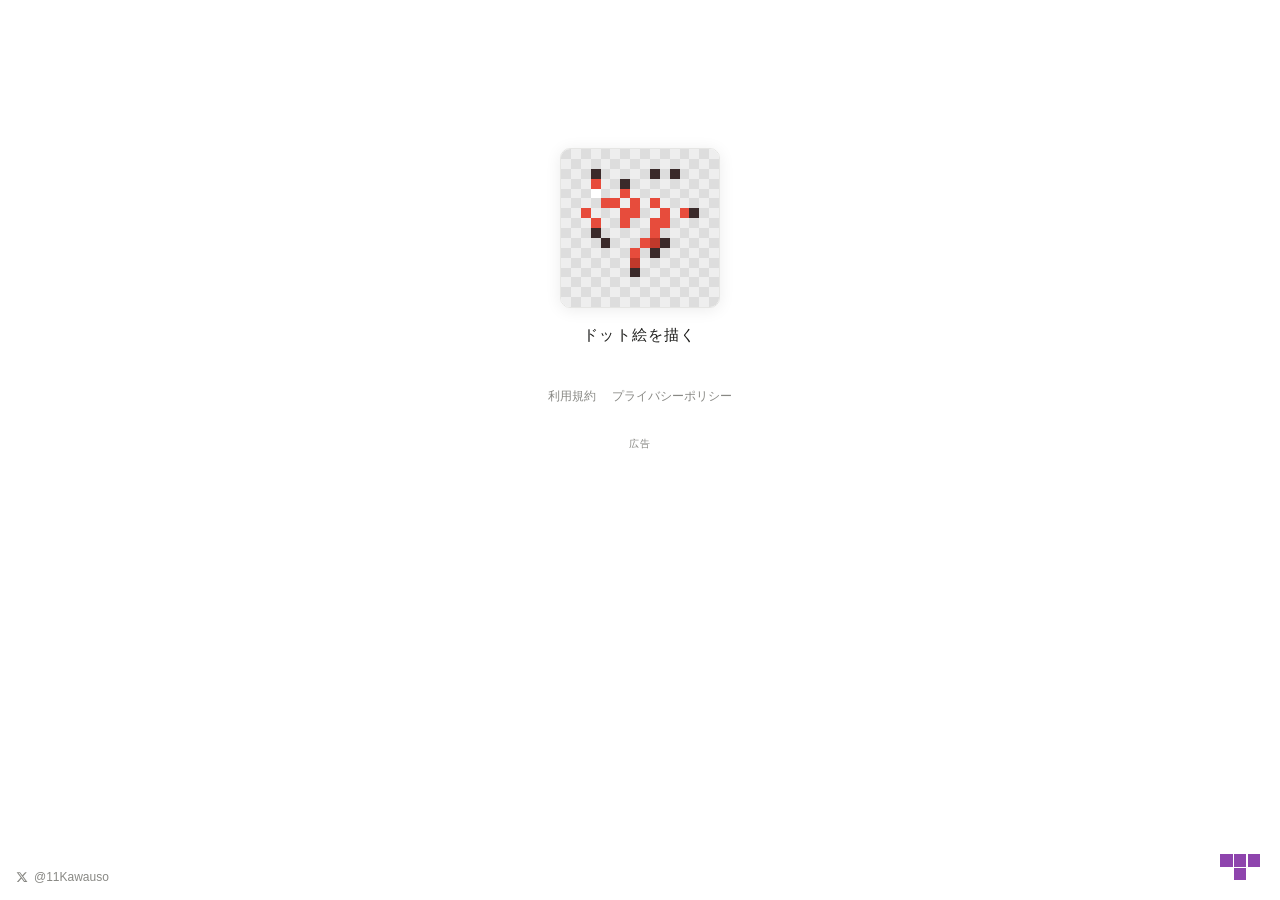
<file: index.html>
<!DOCTYPE html>
<html lang="ja">
<head>
<meta charset="UTF-8">
<meta name="viewport" content="width=device-width, initial-scale=1.0">
<title>スーパードットエディター・改</title>
<link rel="icon" href="images/pixel-art_icon.png" type="image/png">
<style>
  *, *::before, *::after { box-sizing: border-box; margin: 0; padding: 0; }

  :root {
    --bg: #ffffff;
    --text: #1a1a18;
    --text-muted: #888884;
    --border: #e5e5e3;
  }

  body {
    font-family: -apple-system, BlinkMacSystemFont, 'Segoe UI', sans-serif;
    background: var(--bg);
    color: var(--text);
    min-height: 100vh;
    min-height: 100dvh;
    display: flex;
    flex-direction: column;
    align-items: center;
    justify-content: center;
    padding: 24px 16px 72px;
  }

  a { color: inherit; }

  /* 真ん中：小さな画面と「ドット絵を描く」（まとめてエディタへのリンク） */
  .start {
    display: flex;
    flex-direction: column;
    align-items: center;
    gap: 18px;
    text-decoration: none;
  }
  .screen {
    display: block;
    width: 160px;
    height: 160px;
    image-rendering: pixelated;
    border: 1px solid var(--border);
    border-radius: 10px;
    box-shadow: 0 2px 16px rgba(0,0,0,0.08);
    transition: transform 0.15s, box-shadow 0.15s;
  }
  .start:hover .screen,
  .start:focus-visible .screen {
    transform: translateY(-3px);
    box-shadow: 0 6px 22px rgba(0,0,0,0.12);
  }
  .start-label {
    font-size: 15px;
    font-weight: 500;
    letter-spacing: 0.08em;
    padding-bottom: 2px;
    border-bottom: 1px solid transparent;
  }
  .start:hover .start-label { border-bottom-color: currentColor; }

  .legal-links {
    margin-top: 40px;
    display: flex;
    gap: 16px;
    font-size: 12px;
  }
  .legal-links a { color: var(--text-muted); text-decoration: none; }
  .legal-links a:hover { color: var(--text); text-decoration: underline; }

  /* 広告（忍者AdMax 300x250）。読み込み前後でレイアウトがずれないよう、枠の大きさを先に確保する */
  .ad {
    margin-top: 32px;
    display: flex;
    flex-direction: column;
    align-items: center;
    gap: 4px;
  }
  .ad-label { font-size: 10px; color: var(--text-muted); letter-spacing: 0.1em; }
  .ad-slot {
    width: 300px;
    height: 250px;
    overflow: hidden;
  }

  /* 画面の左下・右下の端 */
  .corner {
    position: fixed;
    bottom: 16px;
    display: flex;
    align-items: center;
    text-decoration: none;
  }
  .credit {
    left: 16px;
    gap: 6px;
    font-size: 12px;
    color: var(--text-muted);
  }
  .credit:hover { color: var(--text); }
  .credit svg { width: 12px; height: 12px; fill: currentColor; }

  /* PEPORIS（テトリス風のゲーム）のブロック。押すと直接PEPORISへ */
  .tetris-link { right: 16px; padding: 4px; }
  .tetris-link svg { display: block; width: 40px; height: auto; }
  .tetris-link:hover svg,
  .tetris-link:focus-visible svg { animation: wiggle 0.5s steps(2, end) infinite; }
  @keyframes wiggle {
    0%   { transform: rotate(0deg); }
    50%  { transform: rotate(-8deg); }
    100% { transform: rotate(8deg); }
  }

  @media (prefers-reduced-motion: reduce) {
    .screen { transition: none; }
    .tetris-link:hover svg, .tetris-link:focus-visible svg { animation: none; }
  }
</style>
</head>
<body>

<a class="start" href="editor.html">
  <canvas class="screen" id="screen" width="16" height="16" aria-hidden="true"></canvas>
  <span class="start-label">ドット絵を描く</span>
</a>

<nav class="legal-links">
  <a href="terms.html">利用規約</a>
  <a href="privacy.html">プライバシーポリシー</a>
</nav>

<aside class="ad" aria-label="広告">
  <div class="ad-label">広告</div>
  <div class="ad-slot">
    <!-- admax -->
    <script src="https://adm.shinobi.jp/s/a5629ae4dbe883a2c988743117958628"></script>
    <!-- admax -->
  </div>
</aside>

<a class="corner credit" href="https://x.com/11Kawauso" target="_blank" rel="noopener">
  <svg viewBox="0 0 24 24" aria-hidden="true"><path d="M18.244 2.25h3.308l-7.227 8.26 8.502 11.24H16.17l-5.214-6.817L4.99 21.75H1.68l7.73-8.835L1.254 2.25H8.08l4.713 6.231zm-1.161 17.52h1.833L7.084 4.126H5.117z"/></svg>
  @11Kawauso
</a>

<a class="corner tetris-link" href="editor.html?tetris" title="PEPORISで遊ぶ" aria-label="PEPORISで遊ぶ">
  <svg viewBox="0 0 32 21" aria-hidden="true" shape-rendering="crispEdges">
    <g fill="#8e44ad">
      <rect x="0" y="0" width="10" height="10"/><rect x="11" y="0" width="10" height="10"/>
      <rect x="22" y="0" width="10" height="10"/><rect x="11" y="11" width="10" height="10"/>
    </g>
  </svg>
</a>

<script>
// 小さな画面に、ドット絵が1マスずつ描かれていく様子を繰り返し表示する
(() => {
  const ART = [
    '..XXX...XXX..',
    '.XRRRX.XRRRX.',
    'XRWWRRXRRRRRX',
    'XRWRRRRRRRRRX',
    'XRRRRRRRRRRRX',
    '.XRRRRRRRRDX.',
    '..XRRRRRRDX..',
    '...XRRRRDX...',
    '....XRRDX....',
    '.....XDX.....',
    '......X......',
  ];
  const COLORS = { X: '#3a2a2a', R: '#e74c3c', D: '#c0392b', W: '#ffffff' };
  const SIZE = 16;
  const OX = 1, OY = 2; // 16×16の画面の中央に置く

  const ctx = document.getElementById('screen').getContext('2d');
  const pixels = [];
  ART.forEach((line, y) => [...line].forEach((ch, x) => {
    if (COLORS[ch]) pixels.push({ x: x + OX, y: y + OY, color: COLORS[ch] });
  }));

  // エディタと同じ市松模様の背景
  function clearScreen() {
    for (let y = 0; y < SIZE; y++) {
      for (let x = 0; x < SIZE; x++) {
        ctx.fillStyle = (x + y) % 2 ? '#eeeeee' : '#dddddd';
        ctx.fillRect(x, y, 1, 1);
      }
    }
  }
  function put(p) {
    ctx.fillStyle = p.color;
    ctx.fillRect(p.x, p.y, 1, 1);
  }

  clearScreen();
  if (matchMedia('(prefers-reduced-motion: reduce)').matches) {
    pixels.forEach(put);
    return;
  }

  const sleep = ms => new Promise(r => setTimeout(r, ms));
  (async function loop() {
    for (;;) {
      clearScreen();
      await sleep(500);
      const order = [...pixels];
      for (let i = order.length - 1; i > 0; i--) {
        const j = Math.floor(Math.random() * (i + 1));
        [order[i], order[j]] = [order[j], order[i]];
      }
      for (const p of order) { put(p); await sleep(18); }
      await sleep(2600);
    }
  })();
})();
</script>
</body>
</html>
</file>
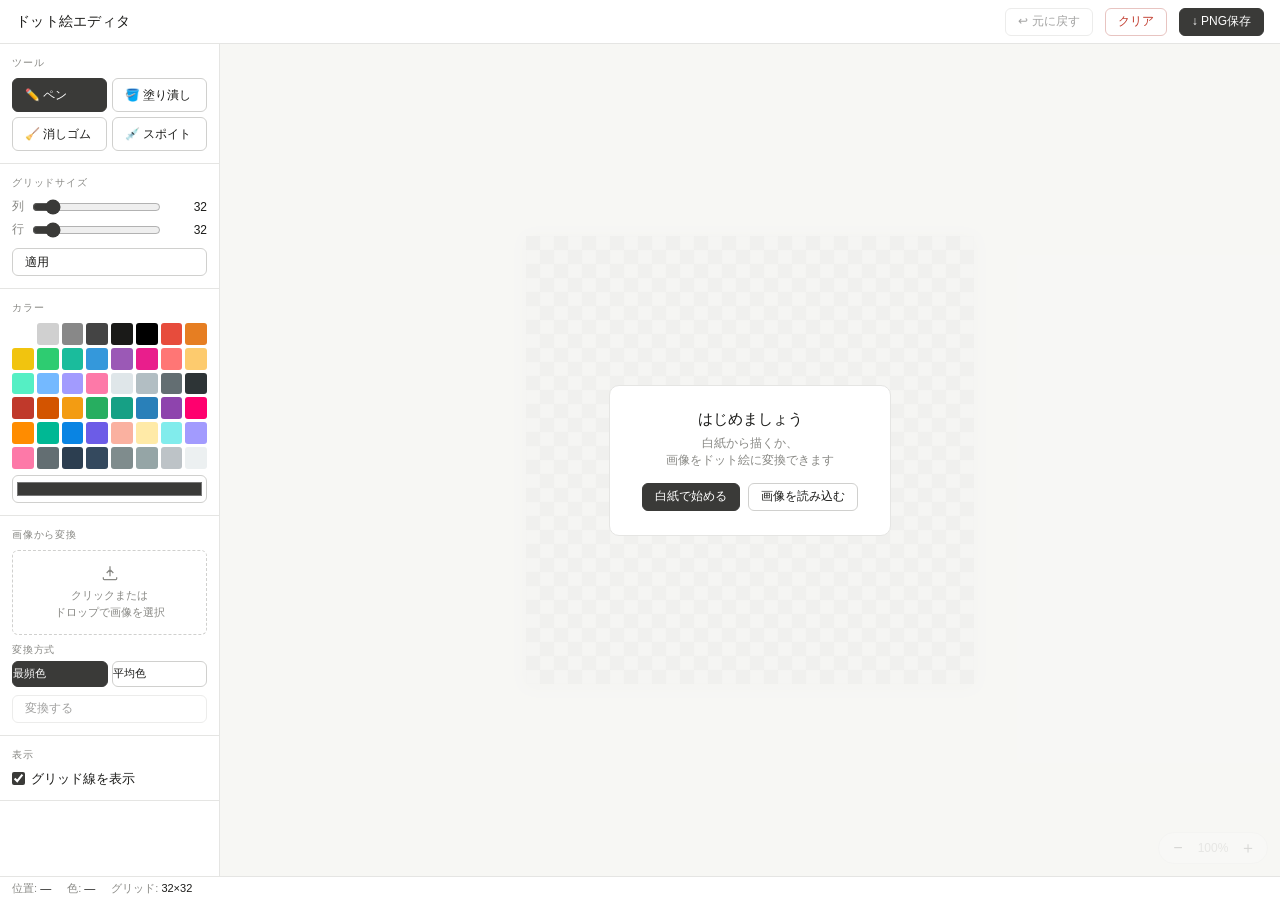
<file: pixel-art-editor.html>
<!DOCTYPE html>
<html lang="ja">
<head>
<meta charset="UTF-8">
<meta name="viewport" content="width=device-width, initial-scale=1.0">
<title>ドット絵エディタ</title>
<style>
  *, *::before, *::after { box-sizing: border-box; margin: 0; padding: 0; }

  :root {
    --bg: #f7f7f5;
    --surface: #ffffff;
    --border: #e5e5e3;
    --border-strong: #d0d0ce;
    --text: #1a1a18;
    --text-muted: #888884;
    --accent: #3a3a38;
    --accent-hover: #555552;
    --danger: #c0392b;
    --radius: 6px;
    --panel: 220px;
  }

  body {
    font-family: -apple-system, BlinkMacSystemFont, 'Segoe UI', sans-serif;
    font-size: 13px;
    background: var(--bg);
    color: var(--text);
    height: 100vh;
    display: flex;
    flex-direction: column;
    overflow: hidden;
  }

  /* ── ヘッダー ── */
  header {
    display: flex;
    align-items: center;
    gap: 12px;
    padding: 0 16px;
    height: 44px;
    background: var(--surface);
    border-bottom: 1px solid var(--border);
    flex-shrink: 0;
  }
  header h1 { font-size: 14px; font-weight: 500; letter-spacing: 0.02em; }
  .header-sep { flex: 1; }

  /* ── ボタン共通 ── */
  button {
    font-family: inherit;
    font-size: 12px;
    cursor: pointer;
    border: 1px solid var(--border-strong);
    border-radius: var(--radius);
    background: var(--surface);
    color: var(--text);
    padding: 5px 12px;
    height: 28px;
    display: inline-flex;
    align-items: center;
    gap: 5px;
    white-space: nowrap;
    transition: background 0.1s;
  }
  button:hover { background: var(--bg); }
  button:active { transform: scale(0.97); }
  button.primary {
    background: var(--accent);
    color: #fff;
    border-color: var(--accent);
  }
  button.primary:hover { background: var(--accent-hover); border-color: var(--accent-hover); }
  button.danger { color: var(--danger); border-color: #e8c4c1; }
  button.danger:hover { background: #fdf0ef; }
  button:disabled { opacity: 0.4; cursor: default; transform: none; }

  /* ── メインレイアウト ── */
  .app {
    display: flex;
    flex: 1;
    overflow: hidden;
  }

  /* ── 左パネル ── */
  .panel {
    width: var(--panel);
    flex-shrink: 0;
    background: var(--surface);
    border-right: 1px solid var(--border);
    display: flex;
    flex-direction: column;
    overflow-y: auto;
  }
  .panel-section {
    padding: 12px;
    border-bottom: 1px solid var(--border);
  }
  .panel-label {
    font-size: 10px;
    font-weight: 500;
    letter-spacing: 0.08em;
    text-transform: uppercase;
    color: var(--text-muted);
    margin-bottom: 8px;
  }

  /* ツール選択 */
  .tool-grid {
    display: grid;
    grid-template-columns: 1fr 1fr;
    gap: 5px;
  }
  .tool-btn {
    width: 100%;
    height: 34px;
    border-radius: var(--radius);
    font-size: 12px;
  }
  .tool-btn.active {
    background: var(--accent);
    color: #fff;
    border-color: var(--accent);
  }

  /* グリッドサイズ */
  .size-row {
    display: flex;
    align-items: center;
    gap: 8px;
    margin-bottom: 6px;
  }
  .size-row label { color: var(--text-muted); font-size: 12px; flex-shrink: 0; }
  .size-row input[type=range] { flex: 1; accent-color: var(--accent); }
  .size-val { font-size: 12px; font-weight: 500; min-width: 38px; text-align: right; }

  /* カラーパレット */
  .color-preview {
    width: 100%;
    height: 28px;
    border-radius: var(--radius);
    border: 1px solid var(--border-strong);
    cursor: pointer;
    margin-bottom: 8px;
  }
  .palette-grid {
    display: grid;
    grid-template-columns: repeat(8, 1fr);
    gap: 3px;
    margin-bottom: 6px;
  }
  .swatch {
    aspect-ratio: 1;
    border-radius: 3px;
    cursor: pointer;
    border: 1.5px solid transparent;
    transition: transform 0.1s;
  }
  .swatch:hover { transform: scale(1.15); }
  .swatch.selected { border-color: var(--text); }

  input[type=color] {
    width: 100%;
    height: 28px;
    border: 1px solid var(--border-strong);
    border-radius: var(--radius);
    padding: 2px;
    cursor: pointer;
    background: var(--surface);
  }

  /* 画像アップロード */
  #drop-zone {
    border: 1.5px dashed var(--border-strong);
    border-radius: var(--radius);
    padding: 12px 8px;
    text-align: center;
    cursor: pointer;
    color: var(--text-muted);
    font-size: 11px;
    line-height: 1.6;
    transition: background 0.15s;
  }
  #drop-zone:hover { background: var(--bg); }
  #drop-zone svg { display: block; margin: 0 auto 4px; }

  /* 変換設定 */
  .method-row {
    display: flex;
    gap: 4px;
    margin-bottom: 8px;
  }
  .method-btn {
    flex: 1;
    height: 26px;
    font-size: 11px;
    padding: 0;
  }
  .method-btn.active {
    background: var(--accent);
    color: #fff;
    border-color: var(--accent);
  }

  /* ── キャンバスエリア ── */
  .canvas-area {
    flex: 1;
    display: flex;
    align-items: center;
    justify-content: center;
    overflow: auto;
    background: var(--bg);
    position: relative;
  }

  #canvas-wrap {
    position: relative;
    display: inline-block;
    box-shadow: 0 2px 16px rgba(0,0,0,0.10);
  }

  #canvas-bg, #canvas-main, #canvas-overlay {
    position: absolute;
    top: 0; left: 0;
    display: block;
  }
  #canvas-bg { z-index: 0; pointer-events: none; }
  #canvas-main { z-index: 1; pointer-events: none; }
  #canvas-overlay { z-index: 2; cursor: crosshair; }
  #canvas-wrap canvas:last-child { position: relative; } /* overlayだけrelativeにしてwrapサイズを決める */

  /* 市松模様（透過背景） */
  #canvas-bg { background:
    repeating-conic-gradient(#ccc 0% 25%, #eee 0% 50%)
    0 0 / 10px 10px;
  }

  /* ズームコントロール */
  .zoom-controls {
    position: absolute;
    bottom: 12px;
    right: 12px;
    display: flex;
    gap: 4px;
    align-items: center;
    background: var(--surface);
    border: 1px solid var(--border);
    border-radius: 20px;
    padding: 4px 8px;
    font-size: 12px;
  }
  .zoom-controls button {
    border: none;
    background: none;
    width: 22px;
    height: 22px;
    padding: 0;
    font-size: 16px;
    border-radius: 50%;
    display: flex;
    align-items: center;
    justify-content: center;
  }
  #zoom-label { min-width: 40px; text-align: center; color: var(--text-muted); }

  /* ステータスバー */
  .statusbar {
    height: 24px;
    background: var(--surface);
    border-top: 1px solid var(--border);
    display: flex;
    align-items: center;
    padding: 0 12px;
    gap: 16px;
    font-size: 11px;
    color: var(--text-muted);
    flex-shrink: 0;
  }
  .statusbar span b { color: var(--text); font-weight: 500; }

  /* モーダル（ドロップ案内） */
  #start-overlay {
    position: absolute;
    inset: 0;
    background: rgba(247,247,245,0.85);
    display: flex;
    align-items: center;
    justify-content: center;
    z-index: 10;
    pointer-events: none;
  }
  .start-card {
    background: var(--surface);
    border: 1px solid var(--border);
    border-radius: 10px;
    padding: 24px 32px;
    text-align: center;
    pointer-events: all;
  }
  .start-card p { color: var(--text-muted); font-size: 12px; margin-top: 6px; }
  .start-actions { display: flex; gap: 8px; margin-top: 14px; justify-content: center; }
</style>
</head>
<body>

<!-- ヘッダー -->
<header>
  <h1>ドット絵エディタ</h1>
  <div class="header-sep"></div>
  <button id="btn-undo" disabled title="Ctrl+Z">↩ 元に戻す</button>
  <button id="btn-clear" class="danger">クリア</button>
  <button id="btn-download" class="primary">↓ PNG保存</button>
</header>

<!-- メイン -->
<div class="app">

  <!-- 左パネル -->
  <div class="panel">

    <!-- ツール -->
    <div class="panel-section">
      <div class="panel-label">ツール</div>
      <div class="tool-grid">
        <button class="tool-btn active" data-tool="pen">✏️ ペン</button>
        <button class="tool-btn" data-tool="fill">🪣 塗り潰し</button>
        <button class="tool-btn" data-tool="erase">🧹 消しゴム</button>
        <button class="tool-btn" data-tool="pick">💉 スポイト</button>
      </div>
    </div>

    <!-- グリッドサイズ -->
    <div class="panel-section">
      <div class="panel-label">グリッドサイズ</div>
      <div class="size-row">
        <label>列</label>
        <input type="range" id="cols-slider" min="4" max="256" value="32" step="1">
        <span class="size-val" id="cols-val">32</span>
      </div>
      <div class="size-row">
        <label>行</label>
        <input type="range" id="rows-slider" min="4" max="256" value="32" step="1">
        <span class="size-val" id="rows-val">32</span>
      </div>
      <button id="btn-resize" style="width:100%; margin-top:4px;">適用</button>
    </div>

    <!-- カラー -->
    <div class="panel-section">
      <div class="panel-label">カラー</div>
      <div class="palette-grid" id="palette"></div>
      <input type="color" id="color-picker" value="#3a3a38">
    </div>

    <!-- 画像から変換 -->
    <div class="panel-section">
      <div class="panel-label">画像から変換</div>
      <div id="drop-zone">
        <svg width="20" height="20" fill="none" stroke="currentColor" stroke-width="1.5" viewBox="0 0 24 24">
          <path d="M4 17v2a1 1 0 001 1h14a1 1 0 001-1v-2M12 4v12m-4-4l4-4 4 4"/>
        </svg>
        クリックまたは<br>ドロップで画像を選択
        <input type="file" id="file-input" accept="image/*" style="display:none">
      </div>
      <div style="margin-top:8px;">
        <div class="panel-label" style="margin-bottom:4px;">変換方式</div>
        <div class="method-row">
          <button class="method-btn active" data-method="mode">最頻色</button>
          <button class="method-btn" data-method="avg">平均色</button>
        </div>
        <button id="btn-convert" style="width:100%;" disabled>変換する</button>
      </div>
    </div>

    <!-- グリッド表示 -->
    <div class="panel-section">
      <div class="panel-label">表示</div>
      <label style="display:flex; align-items:center; gap:6px; cursor:pointer;">
        <input type="checkbox" id="show-grid" checked style="accent-color:var(--accent)">
        グリッド線を表示
      </label>
    </div>

  </div>

  <!-- キャンバスエリア -->
  <div class="canvas-area" id="canvas-area">
    <div id="canvas-wrap">
      <canvas id="canvas-bg"></canvas>
      <canvas id="canvas-main"></canvas>
      <canvas id="canvas-overlay"></canvas>
    </div>

    <!-- スタートオーバーレイ -->
    <div id="start-overlay">
      <div class="start-card">
        <div style="font-size:15px; font-weight:500;">はじめましょう</div>
        <p>白紙から描くか、<br>画像をドット絵に変換できます</p>
        <div class="start-actions">
          <button id="btn-new" class="primary">白紙で始める</button>
          <button id="btn-load-img" onclick="document.getElementById('file-input').click()">画像を読み込む</button>
        </div>
      </div>
    </div>

    <!-- ズーム -->
    <div class="zoom-controls">
      <button id="btn-zoom-out">−</button>
      <span id="zoom-label">100%</span>
      <button id="btn-zoom-in">＋</button>
    </div>
  </div>
</div>

<!-- ステータスバー -->
<div class="statusbar">
  <span>位置: <b id="stat-pos">—</b></span>
  <span>色: <b id="stat-color">—</b></span>
  <span>グリッド: <b id="stat-grid">32×32</b></span>
</div>

<script>
// ── 状態 ──────────────────────────────────────────────
const PALETTE_COLORS = [
  '#ffffff','#d0d0d0','#888888','#444444','#1a1a18','#000000',
  '#e74c3c','#e67e22','#f1c40f','#2ecc71','#1abc9c','#3498db',
  '#9b59b6','#e91e8c','#ff7675','#fdcb6e','#55efc4','#74b9ff',
  '#a29bfe','#fd79a8','#dfe6e9','#b2bec3','#636e72','#2d3436',
  '#c0392b','#d35400','#f39c12','#27ae60','#16a085','#2980b9',
  '#8e44ad','#ff006e','#ff8c00','#00b894','#0984e3','#6c5ce7',
  '#fab1a0','#ffeaa7','#81ecec','#a29bfe','#fd79a8','#636e72',
  '#2c3e50','#34495e','#7f8c8d','#95a5a6','#bdc3c7','#ecf0f1',
];

let cols = 32, rows = 32;
let cells = [];          // cells[row][col] = '#rrggbb' or null
let history = [];
let zoom = 1;
let currentTool = 'pen';
let currentColor = '#3a3a38';
let convertMethod = 'mode';
let showGrid = true;
let uploadedImage = null;
let isPainting = false;
let lastCell = null;
let started = false;

// ── DOM ───────────────────────────────────────────────
const cBg  = document.getElementById('canvas-bg');
const cMain= document.getElementById('canvas-main');
const cOv  = document.getElementById('canvas-overlay');
const wrap = document.getElementById('canvas-wrap');
const overlay = document.getElementById('start-overlay');
const statPos   = document.getElementById('stat-pos');
const statColor = document.getElementById('stat-color');
const statGrid  = document.getElementById('stat-grid');
const zoomLabel = document.getElementById('zoom-label');
const colorPicker = document.getElementById('color-picker');

// 1マスのピクセル数をグリッドサイズに応じて自動調整
function cellPx() {
  const n = Math.max(cols, rows);
  if (n <= 32)  return 14;
  if (n <= 64)  return 8;
  if (n <= 128) return 4;
  return 2;
}

// ── 初期化 ────────────────────────────────────────────
function initCells(c, r, keepOld) {
  const old = cells;
  cells = Array.from({length: r}, (_, ri) =>
    Array.from({length: c}, (_, ci) =>
      keepOld && old[ri] && old[ri][ci] !== undefined ? old[ri][ci] : null
    )
  );
  cols = c; rows = r;
  document.getElementById('stat-grid').textContent = `${cols}×${rows}`;
}

function canvasSize() {
  const px = cellPx();
  return { w: cols * px, h: rows * px };
}

function resizeCanvases() {
  const {w, h} = canvasSize();
  [cBg, cMain, cOv].forEach(c => { c.width = w; c.height = h; });
  wrap.style.width  = (w * zoom) + 'px';
  wrap.style.height = (h * zoom) + 'px';
  [cBg, cMain, cOv].forEach(c => {
    c.style.width  = (w * zoom) + 'px';
    c.style.height = (h * zoom) + 'px';
  });
  drawAll();
}

function drawAll() {
  drawGrid();
  drawCells();
}

function drawCells() {
  const px = cellPx();
  const ctx = cMain.getContext('2d');
  ctx.clearRect(0, 0, cMain.width, cMain.height);
  for (let r = 0; r < rows; r++) {
    for (let c = 0; c < cols; c++) {
      if (cells[r][c]) {
        ctx.fillStyle = cells[r][c];
        ctx.fillRect(c * px, r * px, px, px);
      }
    }
  }
}

function drawGrid() {
  const px = cellPx();
  const ctx = cBg.getContext('2d');
  ctx.clearRect(0, 0, cBg.width, cBg.height);
  // 市松模様（透過）
  for (let r = 0; r < rows; r++) {
    for (let c = 0; c < cols; c++) {
      ctx.fillStyle = (r + c) % 2 === 0 ? '#cccccc' : '#eeeeee';
      ctx.fillRect(c * px, r * px, px, px);
    }
  }
  if (!showGrid) return;
  ctx.strokeStyle = 'rgba(0,0,0,0.10)';
  ctx.lineWidth = 0.5;
  for (let c = 0; c <= cols; c++) {
    ctx.beginPath();
    ctx.moveTo(c * px, 0);
    ctx.lineTo(c * px, rows * px);
    ctx.stroke();
  }
  for (let r = 0; r <= rows; r++) {
    ctx.beginPath();
    ctx.moveTo(0, r * px);
    ctx.lineTo(cols * px, r * px);
    ctx.stroke();
  }
}

function drawOverlayCell(col, row) {
  const px = cellPx();
  const ctx = cOv.getContext('2d');
  ctx.clearRect(0, 0, cOv.width, cOv.height);
  if (col < 0 || col >= cols || row < 0 || row >= rows) return;
  ctx.fillStyle = 'rgba(255,255,255,0.35)';
  ctx.fillRect(col * px, row * px, px, px);
  ctx.strokeStyle = 'rgba(0,0,0,0.5)';
  ctx.lineWidth = 1;
  ctx.strokeRect(col * px + 0.5, row * px + 0.5, px - 1, px - 1);
}

// ── イベント：キャンバス ───────────────────────────────
function getCell(e) {
  const px = cellPx();
  const rect = cOv.getBoundingClientRect();
  const x = (e.clientX - rect.left) / zoom;
  const y = (e.clientY - rect.top)  / zoom;
  return { col: Math.floor(x / px), row: Math.floor(y / px) };
}

function applyTool(col, row) {
  if (col < 0 || col >= cols || row < 0 || row >= rows) return;
  if (currentTool === 'pen') {
    cells[row][col] = currentColor;
    drawCells();
  } else if (currentTool === 'erase') {
    cells[row][col] = null;
    drawCells();
  } else if (currentTool === 'pick') {
    const c = cells[row][col];
    if (c) { setColor(c); }
  } else if (currentTool === 'fill') {
    floodFill(col, row, currentColor);
    drawCells();
  }
}

function floodFill(startCol, startRow, newColor) {
  const target = cells[startRow][startCol];
  if (target === newColor) return;
  const stack = [[startCol, startRow]];
  while (stack.length) {
    const [c, r] = stack.pop();
    if (c < 0 || c >= cols || r < 0 || r >= rows) continue;
    if (cells[r][c] !== target) continue;
    cells[r][c] = newColor;
    stack.push([c+1,r],[c-1,r],[c,r+1],[c,r-1]);
  }
}

cOv.addEventListener('mousedown', e => {
  if (!started) return;
  pushHistory();
  isPainting = true;
  const {col, row} = getCell(e);
  lastCell = {col, row};
  applyTool(col, row);
});
cOv.addEventListener('mousemove', e => {
  if (!started) return;
  const {col, row} = getCell(e);
  drawOverlayCell(col, row);
  statPos.textContent = `${col+1}, ${row+1}`;
  const c = cells[row] && cells[row][col];
  statColor.textContent = c || '—';
  if (!isPainting) return;
  if (lastCell && lastCell.col === col && lastCell.row === row) return;
  lastCell = {col, row};
  applyTool(col, row);
});
cOv.addEventListener('mouseup',   () => { isPainting = false; lastCell = null; });
cOv.addEventListener('mouseleave',() => {
  isPainting = false;
  cOv.getContext('2d').clearRect(0,0,cOv.width,cOv.height);
  statPos.textContent = '—';
});

// タッチ対応
cOv.addEventListener('touchstart', e => {
  e.preventDefault();
  if (!started) return;
  pushHistory();
  isPainting = true;
  const t = e.touches[0];
  const {col, row} = getCell(t);
  applyTool(col, row);
}, {passive: false});
cOv.addEventListener('touchmove', e => {
  e.preventDefault();
  if (!isPainting || !started) return;
  const t = e.touches[0];
  const {col, row} = getCell(t);
  applyTool(col, row);
}, {passive: false});
cOv.addEventListener('touchend', () => { isPainting = false; });

// ── ヒストリー ────────────────────────────────────────
function pushHistory() {
  history.push(cells.map(r => [...r]));
  if (history.length > 50) history.shift();
  document.getElementById('btn-undo').disabled = false;
}
function undo() {
  if (!history.length) return;
  cells = history.pop();
  drawCells();
  if (!history.length) document.getElementById('btn-undo').disabled = true;
}
document.addEventListener('keydown', e => {
  if ((e.ctrlKey || e.metaKey) && e.key === 'z') { e.preventDefault(); undo(); }
});
document.getElementById('btn-undo').addEventListener('click', undo);

// ── カラーパレット ────────────────────────────────────
function buildPalette() {
  const grid = document.getElementById('palette');
  grid.innerHTML = '';
  PALETTE_COLORS.forEach(hex => {
    const s = document.createElement('div');
    s.className = 'swatch';
    s.style.background = hex;
    s.title = hex;
    s.addEventListener('click', () => setColor(hex));
    grid.appendChild(s);
  });
}
function setColor(hex) {
  currentColor = hex;
  colorPicker.value = hex;
  document.querySelectorAll('.swatch').forEach(s => {
    s.classList.toggle('selected', s.style.background === hexToRgb(hex) || s.style.background === hex);
  });
  if (currentTool === 'pick' || currentTool === 'erase') {
    setTool('pen');
  }
}
function hexToRgb(hex) {
  const r = parseInt(hex.slice(1,3),16);
  const g = parseInt(hex.slice(3,5),16);
  const b = parseInt(hex.slice(5,7),16);
  return `rgb(${r}, ${g}, ${b})`;
}
colorPicker.addEventListener('input', e => setColor(e.target.value));

// ── ツール選択 ────────────────────────────────────────
function setTool(t) {
  currentTool = t;
  document.querySelectorAll('.tool-btn').forEach(b => {
    b.classList.toggle('active', b.dataset.tool === t);
  });
}
document.querySelectorAll('.tool-btn').forEach(b => {
  b.addEventListener('click', () => setTool(b.dataset.tool));
});

// ── グリッドサイズ ────────────────────────────────────
const colsSlider = document.getElementById('cols-slider');
const rowsSlider = document.getElementById('rows-slider');
colsSlider.addEventListener('input', () => document.getElementById('cols-val').textContent = colsSlider.value);
rowsSlider.addEventListener('input', () => document.getElementById('rows-val').textContent = rowsSlider.value);
document.getElementById('btn-resize').addEventListener('click', () => {
  pushHistory();
  initCells(parseInt(colsSlider.value), parseInt(rowsSlider.value), true);
  resizeCanvases();
});

// ── グリッド表示切替 ──────────────────────────────────
document.getElementById('show-grid').addEventListener('change', e => {
  showGrid = e.target.checked;
  drawGrid();
});

// ── ズーム ────────────────────────────────────────────
function setZoom(z) {
  zoom = Math.max(0.5, Math.min(8, z));
  const {w, h} = canvasSize();
  wrap.style.width  = (w * zoom) + 'px';
  wrap.style.height = (h * zoom) + 'px';
  [cBg, cMain, cOv].forEach(c => {
    c.style.width  = (w * zoom) + 'px';
    c.style.height = (h * zoom) + 'px';
  });
  zoomLabel.textContent = Math.round(zoom * 100) + '%';
}
document.getElementById('btn-zoom-in').addEventListener('click',  () => setZoom(zoom * 1.5));
document.getElementById('btn-zoom-out').addEventListener('click', () => setZoom(zoom / 1.5));

// マウスホイールズーム
document.getElementById('canvas-area').addEventListener('wheel', e => {
  if (!e.ctrlKey && !e.metaKey) return;
  e.preventDefault();
  setZoom(e.deltaY < 0 ? zoom * 1.2 : zoom / 1.2);
}, {passive: false});

// ── クリア ────────────────────────────────────────────
document.getElementById('btn-clear').addEventListener('click', () => {
  if (!started) return;
  pushHistory();
  cells = cells.map(r => r.map(() => null));
  drawCells();
});

// ── ダウンロード ──────────────────────────────────────
document.getElementById('btn-download').addEventListener('click', () => {
  const out = document.createElement('canvas');
  const px = Math.max(1, Math.round(512 / Math.max(cols, rows)));
  out.width  = cols * px;
  out.height = rows * px;
  const ctx = out.getContext('2d');
  ctx.fillStyle = '#ffffff';
  ctx.fillRect(0, 0, out.width, out.height);
  for (let r = 0; r < rows; r++) {
    for (let c = 0; c < cols; c++) {
      if (cells[r][c]) {
        ctx.fillStyle = cells[r][c];
        ctx.fillRect(c * px, r * px, px, px);
      }
    }
  }
  const a = document.createElement('a');
  a.download = 'pixel-art.png';
  a.href = out.toDataURL('image/png');
  a.click();
});

// ── 画像変換 ──────────────────────────────────────────
const dropZone = document.getElementById('drop-zone');
const fileInput = document.getElementById('file-input');

dropZone.addEventListener('click', () => fileInput.click());
dropZone.addEventListener('dragover', e => { e.preventDefault(); dropZone.style.background = '#f0f0ee'; });
dropZone.addEventListener('dragleave', () => { dropZone.style.background = ''; });
dropZone.addEventListener('drop', e => {
  e.preventDefault();
  dropZone.style.background = '';
  loadImageFile(e.dataTransfer.files[0]);
});
fileInput.addEventListener('change', e => loadImageFile(e.target.files[0]));

function loadImageFile(file) {
  if (!file || !file.type.startsWith('image/')) return;
  const reader = new FileReader();
  reader.onload = e => {
    const img = new Image();
    img.onload = () => {
      uploadedImage = img;
      document.getElementById('btn-convert').disabled = false;
      dropZone.innerHTML = `<svg width="16" height="16" fill="none" stroke="currentColor" stroke-width="1.5" viewBox="0 0 24 24" style="display:block;margin:0 auto 4px"><path d="M4 17v2a1 1 0 001 1h14a1 1 0 001-1v-2M12 4v12m-4-4l4-4 4 4"/></svg>${file.name}`;
      if (!started) startEditor();
    };
    img.src = e.target.result;
  };
  reader.readAsDataURL(file);
}

document.querySelectorAll('.method-btn').forEach(b => {
  b.addEventListener('click', () => {
    convertMethod = b.dataset.method;
    document.querySelectorAll('.method-btn').forEach(x => x.classList.remove('active'));
    b.classList.add('active');
  });
});

document.getElementById('btn-convert').addEventListener('click', () => {
  if (!uploadedImage) return;
  pushHistory();
  convertImage(uploadedImage);
});

function convertImage(img) {
  if (!started) startEditor();
  const off = document.createElement('canvas');
  off.width = cols; off.height = rows;
  const ctx = off.getContext('2d');
  ctx.drawImage(img, 0, 0, cols, rows);
  const data = ctx.getImageData(0, 0, cols, rows).data;
  for (let r = 0; r < rows; r++) {
    for (let c = 0; c < cols; c++) {
      const i = (r * cols + c) * 4;
      cells[r][c] = `#${[data[i],data[i+1],data[i+2]].map(v=>v.toString(16).padStart(2,'0')).join('')}`;
    }
  }
  if (convertMethod === 'avg') {
    // 平均色はすでに縮小時に自動でブレンドされている
    // ここでは追加で量子化不要
  } else {
    // 最頻色：より高解像度から集計
    const hi = document.createElement('canvas');
    const sx = Math.min(1024, img.width);
    const sy = Math.round(img.height * (sx / img.width));
    hi.width = sx; hi.height = sy;
    const hctx = hi.getContext('2d');
    hctx.drawImage(img, 0, 0, sx, sy);
    const hdata = hctx.getImageData(0, 0, sx, sy).data;
    const cw = sx / cols, ch = sy / rows;
    for (let r = 0; r < rows; r++) {
      for (let c = 0; c < cols; c++) {
        const x = Math.round(c * cw), y = Math.round(r * ch);
        const w = Math.round(cw), h = Math.round(ch);
        const map = {};
        let best = 0, bestColor = null;
        for (let py = y; py < y+h && py < sy; py++) {
          for (let px = x; px < x+w && px < sx; px++) {
            const i = (py * sx + px) * 4;
            const key = ((hdata[i]>>4)<<8)|((hdata[i+1]>>4)<<4)|(hdata[i+2]>>4);
            map[key] = (map[key]||0) + 1;
            if (map[key] > best) { best = map[key]; bestColor = [hdata[i],hdata[i+1],hdata[i+2]]; }
          }
        }
        if (bestColor) cells[r][c] = `#${bestColor.map(v=>v.toString(16).padStart(2,'0')).join('')}`;
      }
    }
  }
  drawCells();
}

// ── スタート ──────────────────────────────────────────
function startEditor() {
  started = true;
  overlay.style.display = 'none';
  initCells(cols, rows, false);
  resizeCanvases();
}

document.getElementById('btn-new').addEventListener('click', () => {
  startEditor();
});
document.getElementById('btn-load-img').addEventListener('click', () => {
  fileInput.click();
});

// ── 起動 ─────────────────────────────────────────────
buildPalette();
setColor('#3a3a38');
initCells(cols, rows, false);
resizeCanvases();
</script>
</body>
</html>
</file>
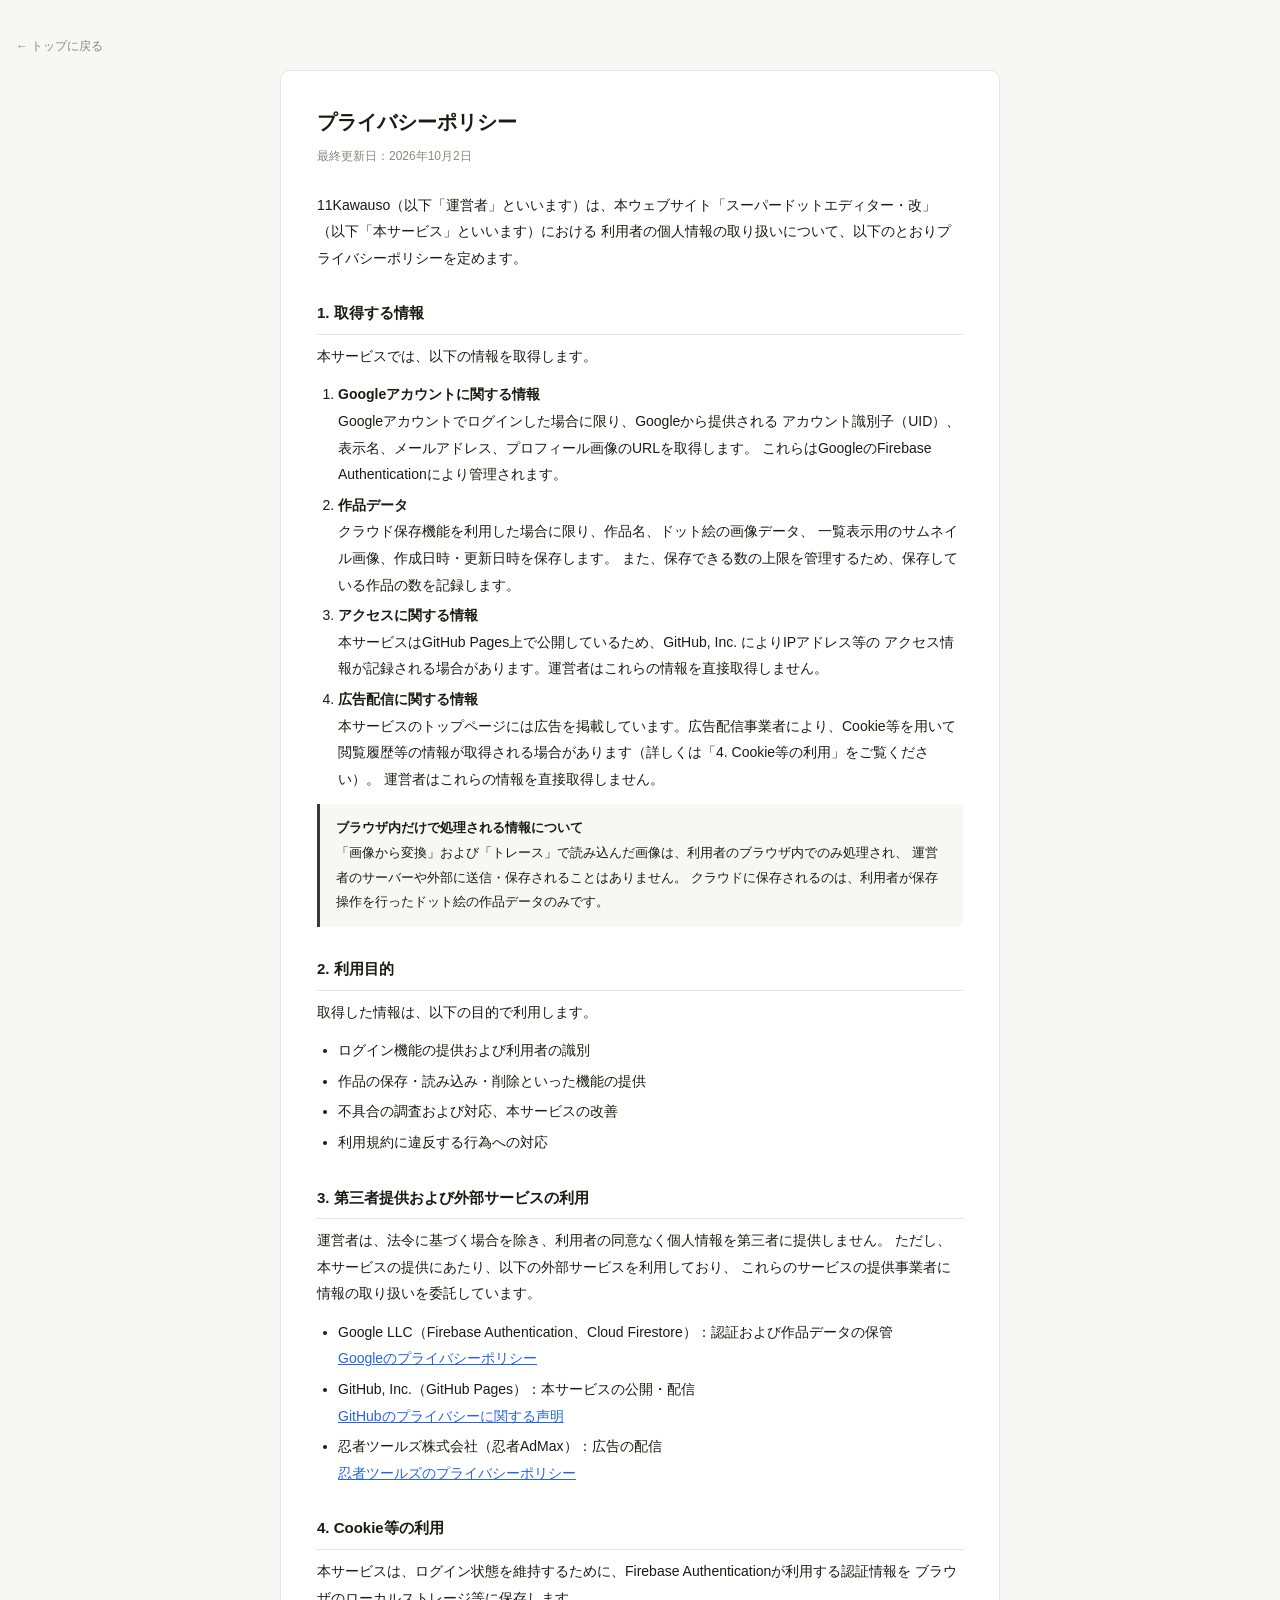
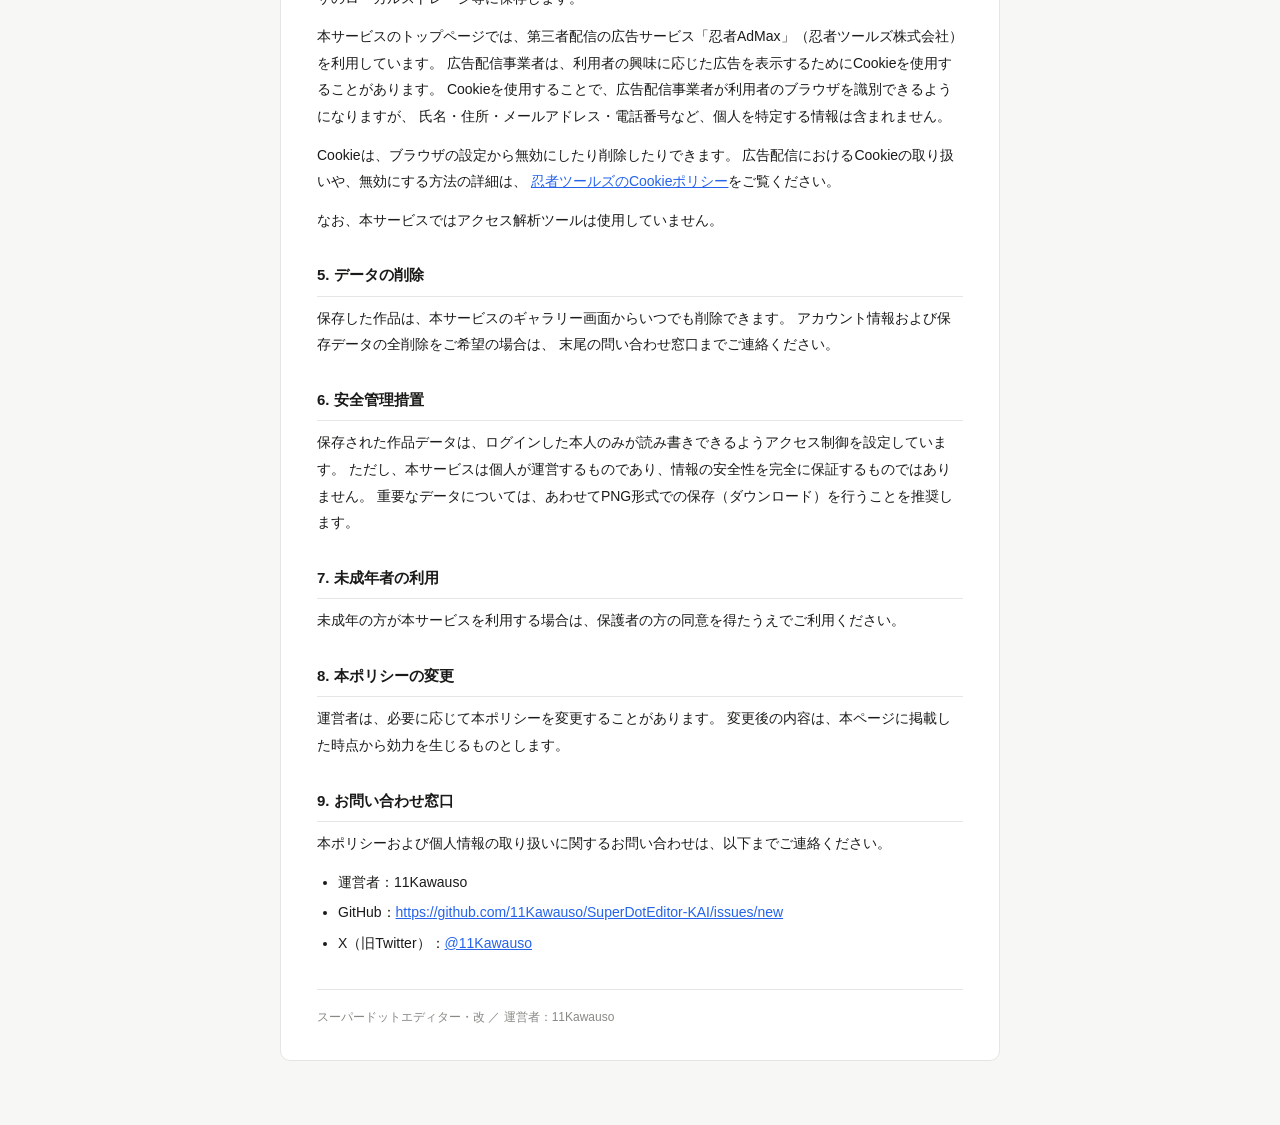
<file: privacy.html>
<!DOCTYPE html>
<html lang="ja">
<head>
<meta charset="UTF-8">
<meta name="viewport" content="width=device-width, initial-scale=1.0">
<title>プライバシーポリシー｜スーパードットエディター・改</title>
<link rel="icon" href="images/pixel-art_icon.png" type="image/png">
<link rel="stylesheet" href="legal.css">
</head>
<body>

<a class="legal-back" href="index.html">← トップに戻る</a>

<div class="legal">
  <h1>プライバシーポリシー</h1>
  <div class="legal-date">最終更新日：2026年10月2日</div>

  <p>
    11Kawauso（以下「運営者」といいます）は、本ウェブサイト「スーパードットエディター・改」（以下「本サービス」といいます）における
    利用者の個人情報の取り扱いについて、以下のとおりプライバシーポリシーを定めます。
  </p>

  <h2>1. 取得する情報</h2>
  <p>本サービスでは、以下の情報を取得します。</p>
  <ol>
    <li>
      <strong>Googleアカウントに関する情報</strong><br>
      Googleアカウントでログインした場合に限り、Googleから提供される
      アカウント識別子（UID）、表示名、メールアドレス、プロフィール画像のURLを取得します。
      これらはGoogleのFirebase Authenticationにより管理されます。
    </li>
    <li>
      <strong>作品データ</strong><br>
      クラウド保存機能を利用した場合に限り、作品名、ドット絵の画像データ、
      一覧表示用のサムネイル画像、作成日時・更新日時を保存します。
      また、保存できる数の上限を管理するため、保存している作品の数を記録します。
    </li>
    <li>
      <strong>アクセスに関する情報</strong><br>
      本サービスはGitHub Pages上で公開しているため、GitHub, Inc. によりIPアドレス等の
      アクセス情報が記録される場合があります。運営者はこれらの情報を直接取得しません。
    </li>
    <li>
      <strong>広告配信に関する情報</strong><br>
      本サービスのトップページには広告を掲載しています。広告配信事業者により、Cookie等を用いて
      閲覧履歴等の情報が取得される場合があります（詳しくは「4. Cookie等の利用」をご覧ください）。
      運営者はこれらの情報を直接取得しません。
    </li>
  </ol>

  <div class="legal-note">
    <strong>ブラウザ内だけで処理される情報について</strong><br>
    「画像から変換」および「トレース」で読み込んだ画像は、利用者のブラウザ内でのみ処理され、
    運営者のサーバーや外部に送信・保存されることはありません。
    クラウドに保存されるのは、利用者が保存操作を行ったドット絵の作品データのみです。
  </div>

  <h2>2. 利用目的</h2>
  <p>取得した情報は、以下の目的で利用します。</p>
  <ul>
    <li>ログイン機能の提供および利用者の識別</li>
    <li>作品の保存・読み込み・削除といった機能の提供</li>
    <li>不具合の調査および対応、本サービスの改善</li>
    <li>利用規約に違反する行為への対応</li>
  </ul>

  <h2>3. 第三者提供および外部サービスの利用</h2>
  <p>
    運営者は、法令に基づく場合を除き、利用者の同意なく個人情報を第三者に提供しません。
    ただし、本サービスの提供にあたり、以下の外部サービスを利用しており、
    これらのサービスの提供事業者に情報の取り扱いを委託しています。
  </p>
  <ul>
    <li>
      Google LLC（Firebase Authentication、Cloud Firestore）：認証および作品データの保管<br>
      <a href="https://policies.google.com/privacy" target="_blank" rel="noopener">Googleのプライバシーポリシー</a>
    </li>
    <li>
      GitHub, Inc.（GitHub Pages）：本サービスの公開・配信<br>
      <a href="https://docs.github.com/site-policy/privacy-policies/github-general-privacy-statement" target="_blank" rel="noopener">GitHubのプライバシーに関する声明</a>
    </li>
    <li>
      忍者ツールズ株式会社（忍者AdMax）：広告の配信<br>
      <a href="https://corp.ninja.co.jp/privacy/" target="_blank" rel="noopener">忍者ツールズのプライバシーポリシー</a>
    </li>
  </ul>

  <h2>4. Cookie等の利用</h2>
  <p>
    本サービスは、ログイン状態を維持するために、Firebase Authenticationが利用する認証情報を
    ブラウザのローカルストレージ等に保存します。
  </p>
  <p>
    本サービスのトップページでは、第三者配信の広告サービス「忍者AdMax」（忍者ツールズ株式会社）を利用しています。
    広告配信事業者は、利用者の興味に応じた広告を表示するためにCookieを使用することがあります。
    Cookieを使用することで、広告配信事業者が利用者のブラウザを識別できるようになりますが、
    氏名・住所・メールアドレス・電話番号など、個人を特定する情報は含まれません。
  </p>
  <p>
    Cookieは、ブラウザの設定から無効にしたり削除したりできます。
    広告配信におけるCookieの取り扱いや、無効にする方法の詳細は、
    <a href="https://corp.ninja.co.jp/privacy/cookie/" target="_blank" rel="noopener">忍者ツールズのCookieポリシー</a>をご覧ください。
  </p>
  <p>
    なお、本サービスではアクセス解析ツールは使用していません。
  </p>

  <h2>5. データの削除</h2>
  <p>
    保存した作品は、本サービスのギャラリー画面からいつでも削除できます。
    アカウント情報および保存データの全削除をご希望の場合は、
    末尾の問い合わせ窓口までご連絡ください。
  </p>

  <h2>6. 安全管理措置</h2>
  <p>
    保存された作品データは、ログインした本人のみが読み書きできるようアクセス制御を設定しています。
    ただし、本サービスは個人が運営するものであり、情報の安全性を完全に保証するものではありません。
    重要なデータについては、あわせてPNG形式での保存（ダウンロード）を行うことを推奨します。
  </p>

  <h2>7. 未成年者の利用</h2>
  <p>
    未成年の方が本サービスを利用する場合は、保護者の方の同意を得たうえでご利用ください。
  </p>

  <h2>8. 本ポリシーの変更</h2>
  <p>
    運営者は、必要に応じて本ポリシーを変更することがあります。
    変更後の内容は、本ページに掲載した時点から効力を生じるものとします。
  </p>

  <h2>9. お問い合わせ窓口</h2>
  <p>本ポリシーおよび個人情報の取り扱いに関するお問い合わせは、以下までご連絡ください。</p>
  <ul>
    <li>運営者：11Kawauso</li>
    <li>GitHub：<a href="https://github.com/11Kawauso/SuperDotEditor-KAI/issues/new" target="_blank" rel="noopener">https://github.com/11Kawauso/SuperDotEditor-KAI/issues/new</a></li>
    <li>X（旧Twitter）：<a href="https://x.com/11Kawauso" target="_blank" rel="noopener">@11Kawauso</a></li>
  </ul>

  <div class="legal-footer">
    スーパードットエディター・改 ／ 運営者：11Kawauso
  </div>
</div>

</body>
</html>
</file>
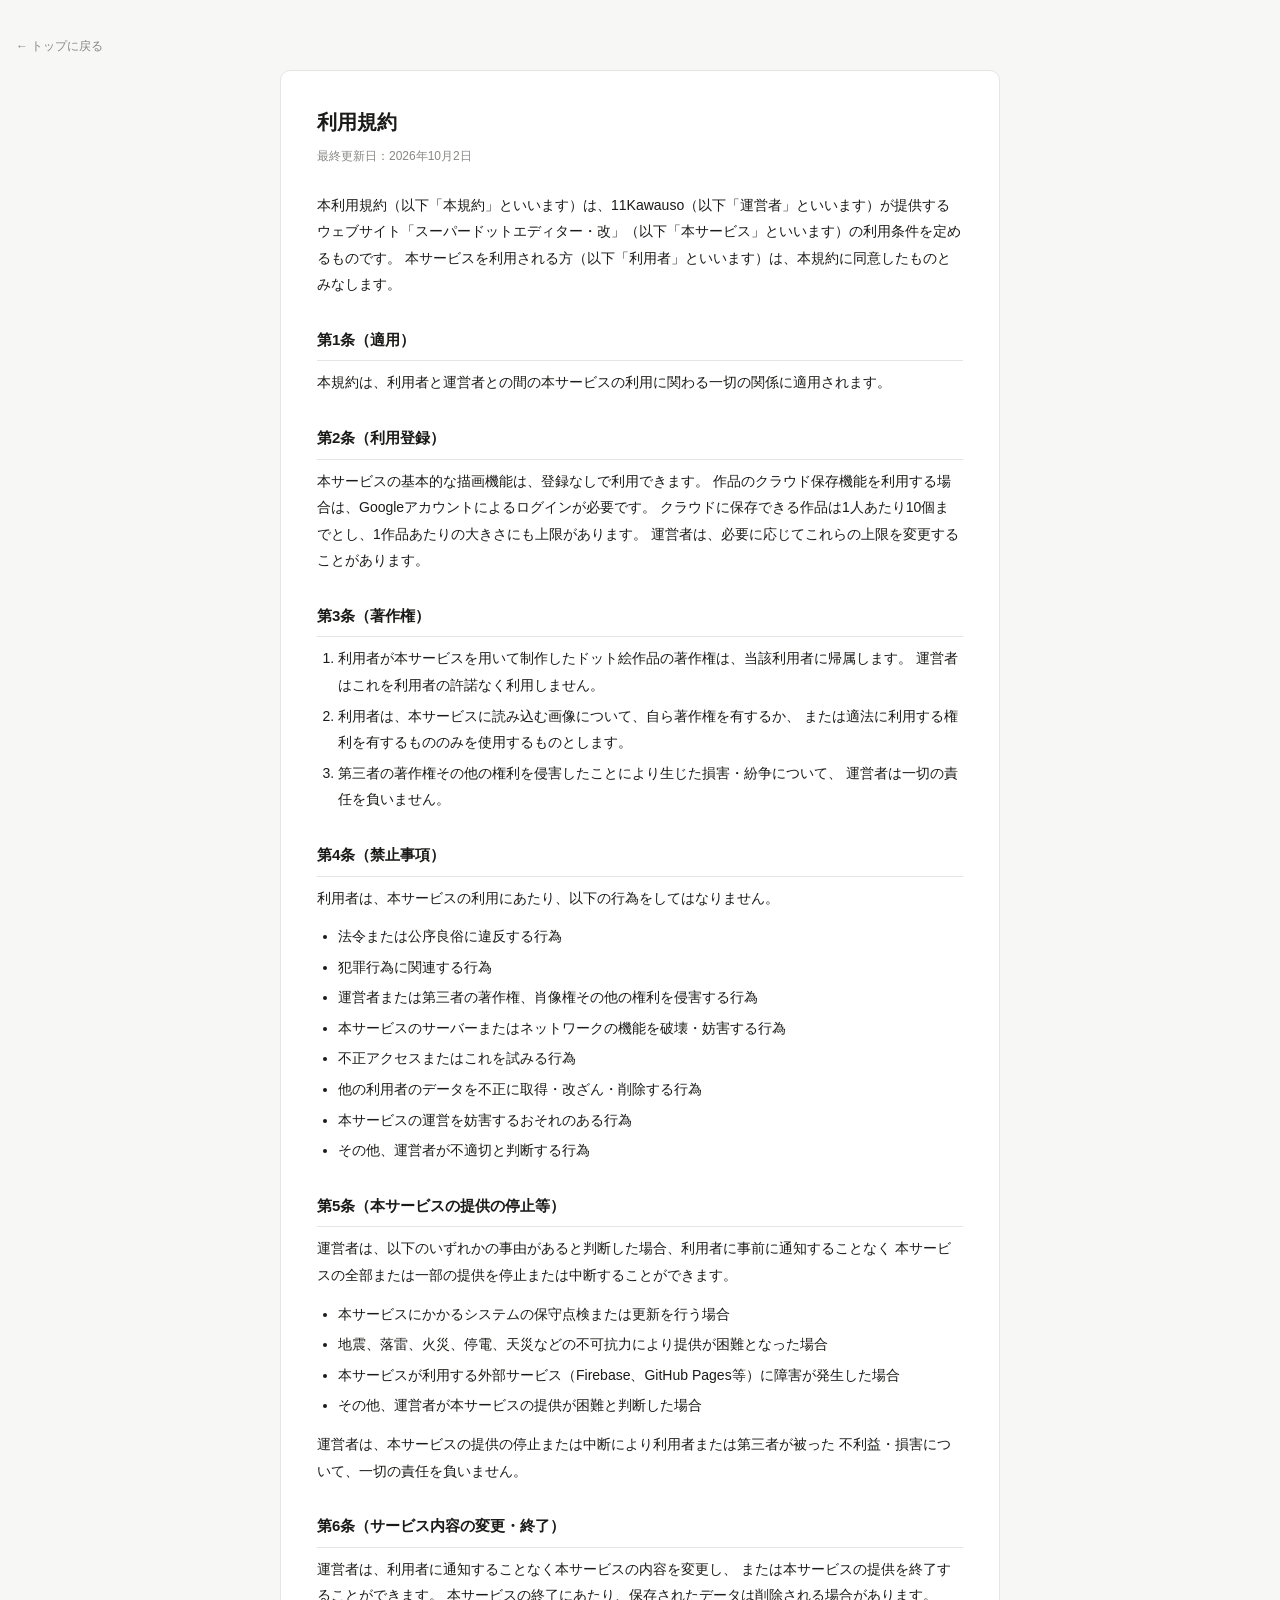
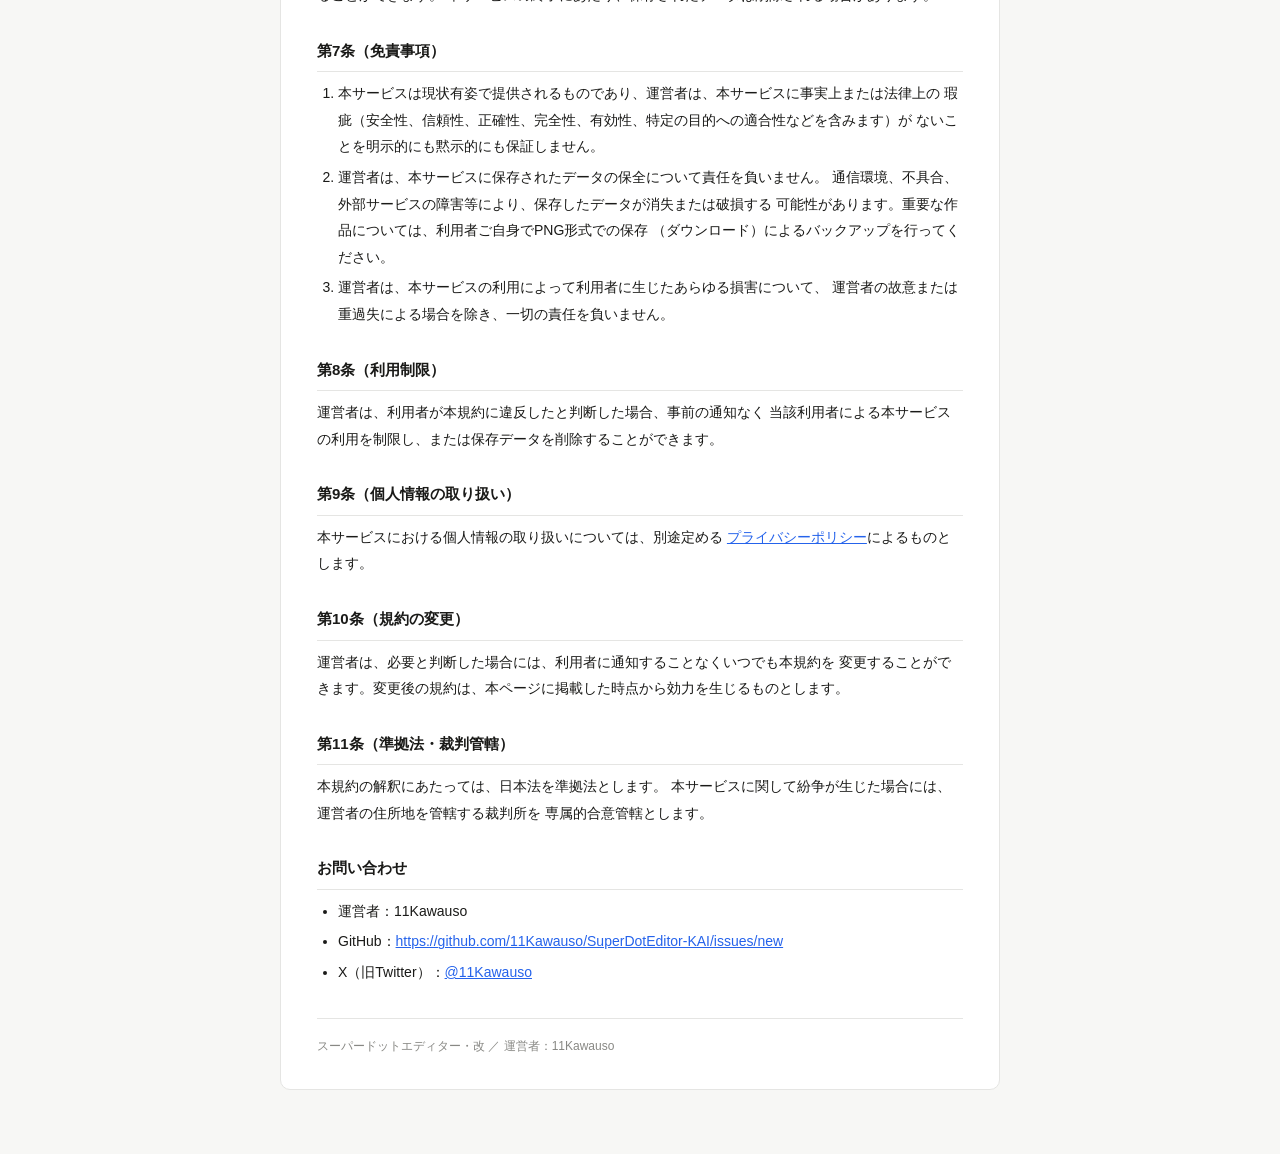
<file: terms.html>
<!DOCTYPE html>
<html lang="ja">
<head>
<meta charset="UTF-8">
<meta name="viewport" content="width=device-width, initial-scale=1.0">
<title>利用規約｜スーパードットエディター・改</title>
<link rel="icon" href="images/pixel-art_icon.png" type="image/png">
<link rel="stylesheet" href="legal.css">
</head>
<body>

<a class="legal-back" href="index.html">← トップに戻る</a>

<div class="legal">
  <h1>利用規約</h1>
  <div class="legal-date">最終更新日：2026年10月2日</div>

  <p>
    本利用規約（以下「本規約」といいます）は、11Kawauso（以下「運営者」といいます）が提供する
    ウェブサイト「スーパードットエディター・改」（以下「本サービス」といいます）の利用条件を定めるものです。
    本サービスを利用される方（以下「利用者」といいます）は、本規約に同意したものとみなします。
  </p>

  <h2>第1条（適用）</h2>
  <p>
    本規約は、利用者と運営者との間の本サービスの利用に関わる一切の関係に適用されます。
  </p>

  <h2>第2条（利用登録）</h2>
  <p>
    本サービスの基本的な描画機能は、登録なしで利用できます。
    作品のクラウド保存機能を利用する場合は、Googleアカウントによるログインが必要です。
    クラウドに保存できる作品は1人あたり10個までとし、1作品あたりの大きさにも上限があります。
    運営者は、必要に応じてこれらの上限を変更することがあります。
  </p>

  <h2>第3条（著作権）</h2>
  <ol>
    <li>
      利用者が本サービスを用いて制作したドット絵作品の著作権は、当該利用者に帰属します。
      運営者はこれを利用者の許諾なく利用しません。
    </li>
    <li>
      利用者は、本サービスに読み込む画像について、自ら著作権を有するか、
      または適法に利用する権利を有するもののみを使用するものとします。
    </li>
    <li>
      第三者の著作権その他の権利を侵害したことにより生じた損害・紛争について、
      運営者は一切の責任を負いません。
    </li>
  </ol>

  <h2>第4条（禁止事項）</h2>
  <p>利用者は、本サービスの利用にあたり、以下の行為をしてはなりません。</p>
  <ul>
    <li>法令または公序良俗に違反する行為</li>
    <li>犯罪行為に関連する行為</li>
    <li>運営者または第三者の著作権、肖像権その他の権利を侵害する行為</li>
    <li>本サービスのサーバーまたはネットワークの機能を破壊・妨害する行為</li>
    <li>不正アクセスまたはこれを試みる行為</li>
    <li>他の利用者のデータを不正に取得・改ざん・削除する行為</li>
    <li>本サービスの運営を妨害するおそれのある行為</li>
    <li>その他、運営者が不適切と判断する行為</li>
  </ul>

  <h2>第5条（本サービスの提供の停止等）</h2>
  <p>
    運営者は、以下のいずれかの事由があると判断した場合、利用者に事前に通知することなく
    本サービスの全部または一部の提供を停止または中断することができます。
  </p>
  <ul>
    <li>本サービスにかかるシステムの保守点検または更新を行う場合</li>
    <li>地震、落雷、火災、停電、天災などの不可抗力により提供が困難となった場合</li>
    <li>本サービスが利用する外部サービス（Firebase、GitHub Pages等）に障害が発生した場合</li>
    <li>その他、運営者が本サービスの提供が困難と判断した場合</li>
  </ul>
  <p>
    運営者は、本サービスの提供の停止または中断により利用者または第三者が被った
    不利益・損害について、一切の責任を負いません。
  </p>

  <h2>第6条（サービス内容の変更・終了）</h2>
  <p>
    運営者は、利用者に通知することなく本サービスの内容を変更し、
    または本サービスの提供を終了することができます。
    本サービスの終了にあたり、保存されたデータは削除される場合があります。
  </p>

  <h2>第7条（免責事項）</h2>
  <ol>
    <li>
      本サービスは現状有姿で提供されるものであり、運営者は、本サービスに事実上または法律上の
      瑕疵（安全性、信頼性、正確性、完全性、有効性、特定の目的への適合性などを含みます）が
      ないことを明示的にも黙示的にも保証しません。
    </li>
    <li>
      運営者は、本サービスに保存されたデータの保全について責任を負いません。
      通信環境、不具合、外部サービスの障害等により、保存したデータが消失または破損する
      可能性があります。重要な作品については、利用者ご自身でPNG形式での保存
      （ダウンロード）によるバックアップを行ってください。
    </li>
    <li>
      運営者は、本サービスの利用によって利用者に生じたあらゆる損害について、
      運営者の故意または重過失による場合を除き、一切の責任を負いません。
    </li>
  </ol>

  <h2>第8条（利用制限）</h2>
  <p>
    運営者は、利用者が本規約に違反したと判断した場合、事前の通知なく
    当該利用者による本サービスの利用を制限し、または保存データを削除することができます。
  </p>

  <h2>第9条（個人情報の取り扱い）</h2>
  <p>
    本サービスにおける個人情報の取り扱いについては、別途定める
    <a href="privacy.html">プライバシーポリシー</a>によるものとします。
  </p>

  <h2>第10条（規約の変更）</h2>
  <p>
    運営者は、必要と判断した場合には、利用者に通知することなくいつでも本規約を
    変更することができます。変更後の規約は、本ページに掲載した時点から効力を生じるものとします。
  </p>

  <h2>第11条（準拠法・裁判管轄）</h2>
  <p>
    本規約の解釈にあたっては、日本法を準拠法とします。
    本サービスに関して紛争が生じた場合には、運営者の住所地を管轄する裁判所を
    専属的合意管轄とします。
  </p>

  <h2>お問い合わせ</h2>
  <ul>
    <li>運営者：11Kawauso</li>
    <li>GitHub：<a href="https://github.com/11Kawauso/SuperDotEditor-KAI/issues/new" target="_blank" rel="noopener">https://github.com/11Kawauso/SuperDotEditor-KAI/issues/new</a></li>
    <li>X（旧Twitter）：<a href="https://x.com/11Kawauso" target="_blank" rel="noopener">@11Kawauso</a></li>
  </ul>

  <div class="legal-footer">
    スーパードットエディター・改 ／ 運営者：11Kawauso
  </div>
</div>

</body>
</html>
</file>
<file: legal.css>
/* 利用規約・プライバシーポリシー用の共通スタイル */
*, *::before, *::after { box-sizing: border-box; margin: 0; padding: 0; }

:root {
  --bg: #f7f7f5;
  --surface: #ffffff;
  --border: #e5e5e3;
  --text: #1a1a18;
  --text-muted: #888884;
  --accent: #3a3a38;
  --radius: 6px;
}

body {
  font-family: -apple-system, BlinkMacSystemFont, 'Segoe UI', sans-serif;
  font-size: 14px;
  line-height: 1.9;
  background: var(--bg);
  color: var(--text);
  padding: 32px 16px 64px;
}

.legal {
  max-width: 720px;
  margin: 0 auto;
  background: var(--surface);
  border: 1px solid var(--border);
  border-radius: 10px;
  padding: 32px 36px;
}

.legal-back {
  display: inline-flex;
  align-items: center;
  gap: 6px;
  max-width: 720px;
  margin: 0 auto 12px;
  font-size: 12px;
  color: var(--text-muted);
  text-decoration: none;
}
.legal-back:hover { color: var(--text); text-decoration: underline; }

h1 {
  font-size: 20px;
  font-weight: 600;
  margin-bottom: 4px;
}

.legal-date {
  font-size: 12px;
  color: var(--text-muted);
  margin-bottom: 24px;
}

h2 {
  font-size: 15px;
  font-weight: 600;
  margin: 28px 0 8px;
  padding-bottom: 6px;
  border-bottom: 1px solid var(--border);
}

p { margin-bottom: 12px; }

ul, ol { margin: 0 0 12px 1.5em; }
li { margin-bottom: 4px; }

a { color: #2563eb; }

.legal-note {
  background: var(--bg);
  border-left: 3px solid var(--accent);
  border-radius: 0 var(--radius) var(--radius) 0;
  padding: 12px 16px;
  font-size: 13px;
  margin-bottom: 12px;
}

.legal-footer {
  margin-top: 32px;
  padding-top: 16px;
  border-top: 1px solid var(--border);
  font-size: 12px;
  color: var(--text-muted);
}

@media (max-width: 640px) {
  body { padding: 16px 10px 40px; font-size: 13px; }
  .legal { padding: 20px 18px; }
  h1 { font-size: 18px; }
}
</file>
